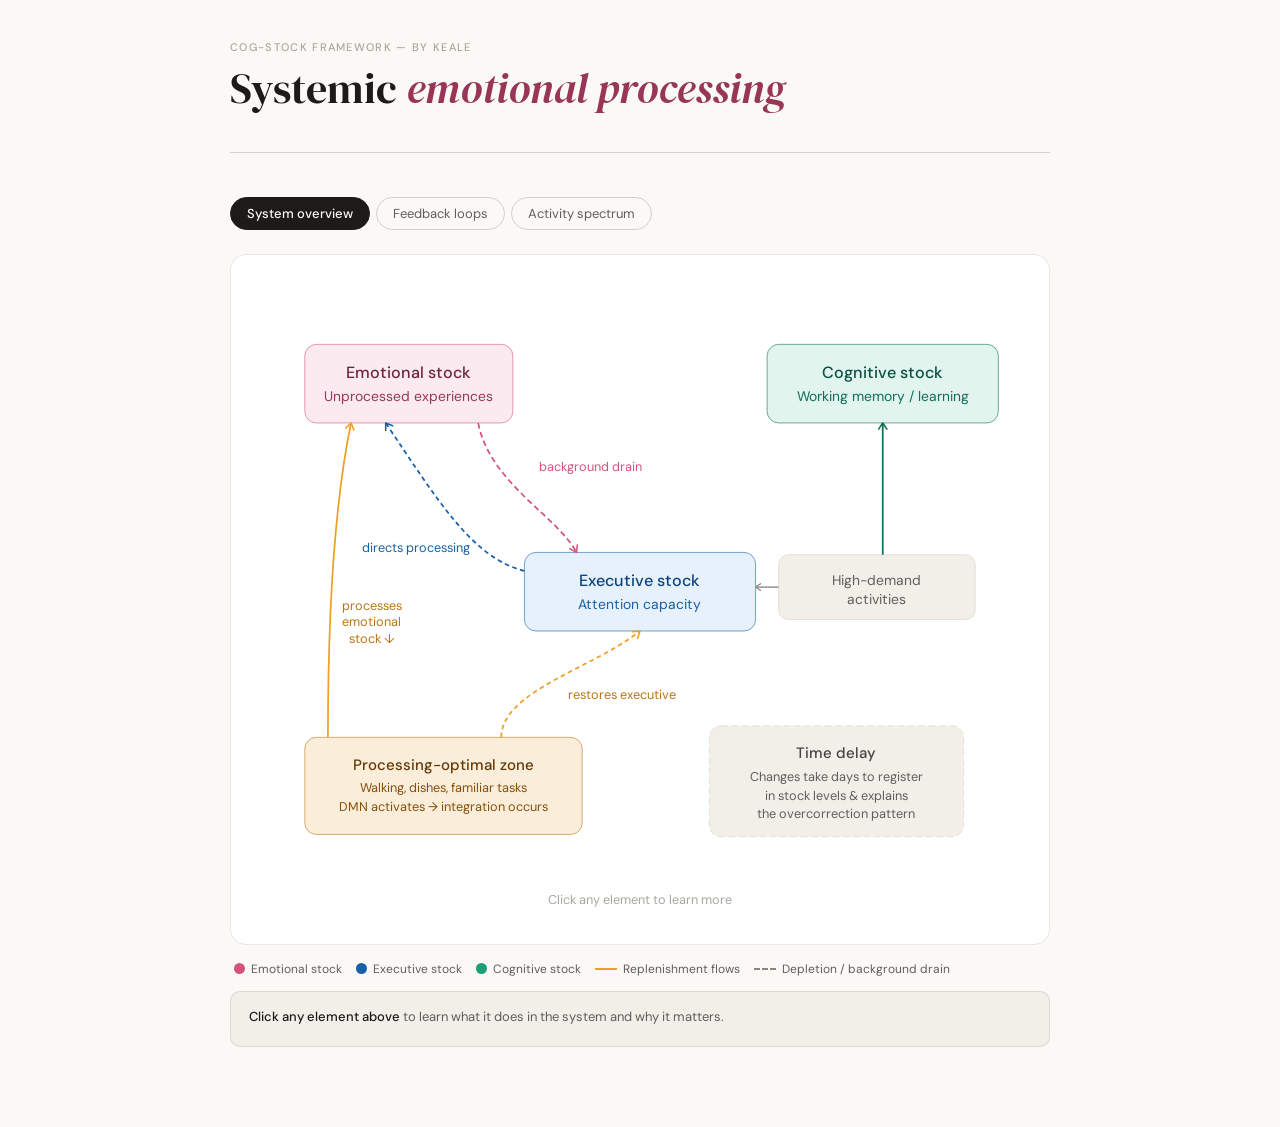
<file: index.html>
<!DOCTYPE html>
<html lang="en">
<head>
  <meta charset="UTF-8">
  <meta name="viewport" content="width=device-width, initial-scale=1.0">
  <title>Keale's Cog-Stock</title>
    <link rel="icon" type="image/x-icon" href="../images/favicon.ico">
    <link rel="preconnect" href="https://fonts.googleapis.com">
    <link rel="preconnect" href="https://fonts.gstatic.com" crossorigin>
    <link href="https://fonts.googleapis.com/css2?family=Roboto:ital,wght@0,100..900;1,100..900&display=swap" rel="stylesheet">
    <link href="https://fonts.googleapis.com/css2?family=Roboto+Mono:ital,wght@0,100..700;1,100..700&family=Roboto:ital,wght@0,100..900;1,100..900&display=swap" rel="stylesheet">
    <link rel="preconnect" href="https://fonts.googleapis.com">
    <link rel="preconnect" href="https://fonts.gstatic.com" crossorigin>
    <link href="https://fonts.googleapis.com/css2?family=DM+Sans:ital,opsz,wght@0,9..40,300;0,9..40,400;0,9..40,500;1,9..40,300&family=DM+Serif+Display:ital@0;1&display=swap" rel="stylesheet">
    <link rel="stylesheet" href="style-cogstock.css">
</head>
<body>
<div class="page-wrap">

  <header>
    <p class="eyebrow">Cog-Stock Framework — by Keale</p>
    <h1>Systemic <em>emotional processing</em></h1>
  </header>

  <div class="tab-bar">
    <button class="tab active" onclick="showPanel('overview', this)">System overview</button>
    <button class="tab" onclick="showPanel('loops', this)">Feedback loops</button>
    <button class="tab" onclick="showPanel('activities', this)">Activity spectrum</button>
  </div>

  <!-- ===== PANEL 1: OVERVIEW ===== -->
  <div class="panel active" id="panel-overview">
    <div class="diagram-wrap">
      <!--
        CLEAN LAYOUT — viewBox 680 x 560
        All nodes, arrows, and labels placed with explicit clear-zone reasoning.

        NODE POSITIONS (x, y, w, h):
          Emotional stock:      x=50,  y=60,  w=180, h=68  → right edge x=230, bottom y=128, centre (140, 94)
          Cognitive stock:      x=450, y=60,  w=200, h=68  → left edge x=450, bottom y=128, centre (550, 94)
          Executive stock:      x=240, y=240, w=200, h=68  → top y=240, bottom y=308, centre (340, 274)
          High-demand:          x=460, y=240, w=170, h=56  → left edge x=460, centre (545, 268)
          Processing-optimal:   x=50,  y=400, w=240, h=84  → right edge x=290, top y=400, centre (170, 442)
          Time delay:           x=400, y=390, w=220, h=96  → centre (510, 438)

        ARROWS and their label zones:
          1. Background drain (pink dashed): Emotional bottom-right (200,128) → Executive top (300,240)
             Curves through clear zone right of Emotional, left of Executive top.
             Label at x=270, y=190 (open space between the two boxes, right of curve midpoint)

          2. Directs processing (blue dashed): Executive top-left (260,240) → Emotional bottom (130,128)
             Curves left through open zone. Needs to stay left of background drain curve.
             Label at x=155, y=210 (below the curve midpoint, above Executive box)

          3. High-demand → Cognitive (green solid): High-demand top (535,240) → Cognitive bottom (535,128)
             Straight vertical line in right column.
             No label needed — visually obvious.

          4. High-demand → Executive (gray solid): High-demand left (460,268) → Executive right (440,274)
             Short horizontal stub.

          5. Processing-optimal → Emotional (amber solid): Proc-opt left-top (65,400) → Emotional bottom-left (90,128)
             Runs up the far left edge, clear of all other lines.
             Label at x=38, y=275 (rotated, or 3 lines at x=38)

          6. Processing-optimal → Executive (amber dashed): Proc-opt right (290,442) → Executive bottom (340,308)
             Curves right then up in the open zone between the two boxes.
             Label at x=360, y=380 (right of curve, clear of Time delay box)
      -->
      <svg width="100%" viewBox="0 0 680 560">
        <defs>
          <marker id="arr1" viewBox="0 0 10 10" refX="8" refY="5" markerWidth="6" markerHeight="6" orient="auto-start-reverse">
            <path d="M2 1L8 5L2 9" fill="none" stroke="context-stroke" stroke-width="1.5" stroke-linecap="round" stroke-linejoin="round"/>
          </marker>
        </defs>

        <!-- Outer border -->
        <rect x="30" y="36" width="620" height="500" rx="14" fill="none" stroke="#D3D1C7" stroke-width="0.0"/>

        <!-- ── NODES ── -->

        <!-- Emotional stock: x=50 y=60 w=180 h=68 -->
        <g onclick="showInfo('Emotional stock is the accumulation of unprocessed feelings and experiences. It builds continuously through events, interactions, and grief, and drains only through processing. High emotional stock creates background cognitive load even during rest, which is why exhaustion persists even when no new demands are placed on the system (and continue to persist even after processing due to time delay).')" style="cursor:pointer">
          <rect x="50" y="60" width="180" height="68" rx="10" fill="#FBEAF0" stroke="#D4537E" stroke-width="0.5"/>
          <text x="140" y="89" text-anchor="middle" font-size="14" font-weight="500" fill="#72243E" font-family="'DM Sans', sans-serif">Emotional stock</text>
          <text x="140" y="109" text-anchor="middle" font-size="12" fill="#993556" font-family="'DM Sans', sans-serif">Unprocessed experiences</text>
        </g>

        <!-- Cognitive stock: x=450 y=60 w=200 h=68 -->
        <g onclick="showInfo('Cognitive stock is a resource for working memory, processing speed, learning capacity. It is depleted by active learning, social engagement, creative generation, and analytical work. Unlike emotional stock, cognitive stock replenishes relatively quickly with rest, but only if emotional stock is not simultaneously draining executive resources in the background.')" style="cursor:pointer">
          <rect x="450" y="60" width="200" height="68" rx="10" fill="#E1F5EE" stroke="#0F6E56" stroke-width="0.5"/>
          <text x="550" y="89" text-anchor="middle" font-size="14" font-weight="500" fill="#085041" font-family="'DM Sans', sans-serif">Cognitive stock</text>
          <text x="550" y="109" text-anchor="middle" font-size="12" fill="#0F6E56" font-family="'DM Sans', sans-serif">Working memory / learning</text>
        </g>

        <!-- Executive stock: x=240 y=240 w=200 h=68 -->
        <g onclick="showInfo('Executive stock is the finite capacity to direct attention towards processing emotional material, make decisions, regulate behavior, and engage with the world. It is the bottleneck of the system. When it is depleted, every other function degrades: emotional processing halts, decision-making fails, and the reinforcing collapse loop begins.')" style="cursor:pointer">
          <rect x="240" y="240" width="200" height="68" rx="10" fill="#E6F1FB" stroke="#185FA5" stroke-width="0.5"/>
          <text x="340" y="269" text-anchor="middle" font-size="14" font-weight="500" fill="#0C447C" font-family="'DM Sans', sans-serif">Executive stock</text>
          <text x="340" y="289" text-anchor="middle" font-size="12" fill="#185FA5" font-family="'DM Sans', sans-serif">Attention capacity</text>
        </g>

        <!-- High-demand activities: x=460 y=240 w=170 h=56 -->
        <g onclick="showInfo('High-depletion activities: Intensive therapy sessions, creative work, social gatherings, active learning keep the conscious mind fully occupied. They prevent the default mode network from activating and generate new material that itself requires processing. Both executive and cognitive stocks are taxed simultaneously.')" style="cursor:pointer">
          <rect x="460" y="242" width="170" height="56" rx="8" fill="#F1EFE8" stroke="#D3D1C7" stroke-width="0.5"/>
          <text x="545" y="268" text-anchor="middle" font-size="12" fill="#5F5E5A" font-family="'DM Sans', sans-serif">High-demand</text>
          <text x="545" y="285" text-anchor="middle" font-size="12" fill="#5F5E5A" font-family="'DM Sans', sans-serif">activities</text>
        </g>

        <!-- Processing-optimal zone: x=50 y=400 w=240 h=84 -->
        <g onclick="showInfo('Processing-optimal activities are the balanced approach: they occupy just enough attention to prevent rumination while allowing the default mode network to activate. The DMN then works through unprocessed emotional material in the background by integrating experiences and consolidating memory. Walking, dishes, showering, driving familiar routes all qualify. Modern tech/habits replaced these moments of bordom with accessible entertainment.')" style="cursor:pointer">
          <rect x="50" y="400" width="240" height="84" rx="10" fill="#FAEEDA" stroke="#BA7517" stroke-width="0.5"/>
          <text x="170" y="428" text-anchor="middle" font-size="13" font-weight="500" fill="#633806" font-family="'DM Sans', sans-serif">Processing-optimal zone</text>
          <text x="170" y="447" text-anchor="middle" font-size="11" fill="#854F0B" font-family="'DM Sans', sans-serif">Walking, dishes, familiar tasks</text>
          <text x="170" y="464" text-anchor="middle" font-size="11" fill="#854F0B" font-family="'DM Sans', sans-serif">DMN activates → integration occurs</text>
        </g>

        <!-- Time delay: x=400 y=390 w=220 h=96 -->
        <g onclick="showInfo('Time delays are one of the most disorienting features of this system. The effects of processing-optimal activities or reducing demands are delayed and may replenish cog-stocks days later. This is the root of destabilizing overcorrections: make a change, feel no improvement, make another change, and then either 1. all effects arrive at once causing a different kind of overwhelm or 2. it that hard work goes unrewarded. Decisions and analysis need to account for this lag.')" style="cursor:pointer">
          <rect x="400" y="390" width="220" height="96" rx="10" fill="#F1EFE8" stroke="#D3D1C7" stroke-width="0.5" stroke-dasharray="6 3"/>
          <text x="510" y="418" text-anchor="middle" font-size="13" font-weight="500" fill="#444441" font-family="'DM Sans', sans-serif">Time delay</text>
          <text x="510" y="438" text-anchor="middle" font-size="11" fill="#5F5E5A" font-family="'DM Sans', sans-serif">Changes take days to register</text>
          <text x="510" y="454" text-anchor="middle" font-size="11" fill="#5F5E5A" font-family="'DM Sans', sans-serif">in stock levels & explains</text>
          <text x="510" y="470" text-anchor="middle" font-size="11" fill="#5F5E5A" font-family="'DM Sans', sans-serif">the overcorrection pattern</text>
        </g>

        <!-- ── ARROWS ── -->

        <!-- 1. Background drain: exits Emotional bottom-right (200,128), curves to Executive top (290,240) — dashed pink -->
        <!-- Path stays in the zone x=200–290, y=128–240, well right of Emotional and left of Cognitive -->
        <path d="M 200 128 C 210 180, 270 210, 285 240" fill="none" stroke="#D4537E" stroke-width="1.5" marker-end="url(#arr1)" stroke-dasharray="5 3"/>
        <!-- Label: pushed right and up, clear of directs processing -->
        <text x="253" y="170" text-anchor="start" font-size="11" fill="#D4537E" font-family="'DM Sans', sans-serif">background drain</text>

        <!-- 2. Directs processing: exits Executive left (240,256), arcs left through clear zone to Emotional bottom (115,128) — dashed blue -->
        <!-- Stays clearly left of arrow 1, arc apex around x=190, y=195 -->
        <path d="M 240 256 C 195 245, 165 195, 120 128" fill="none" stroke="#185FA5" stroke-width="1.5" marker-end="url(#arr1)" stroke-dasharray="4 3"/>
        <!-- Label: left of arc, in open zone -->
        <text x="146" y="240" text-anchor="middle" font-size="11" fill="#185FA5" font-family="'DM Sans', sans-serif">directs processing</text>

        <!-- 3. High-demand depletes Cognitive: High-demand top (550,242) → Cognitive bottom (550,128) — solid green, straight -->
        <line x1="550" y1="242" x2="550" y2="128" stroke="#0F6E56" stroke-width="1.5" marker-end="url(#arr1)"/>

        <!-- 4. High-demand depletes Executive: High-demand left (460,270) → Executive right (440,270) — gray stub -->
        <line x1="460" y1="270" x2="440" y2="270" stroke="#888780" stroke-width="1.2" marker-end="url(#arr1)"/>

        <!-- 5. Processing-optimal → Emotional: exits Proc-opt top-left (70,400), runs up left edge to Emotional bottom (90,128) — solid amber -->
        <path d="M 70 400 C 70 300, 75 200, 90 128" fill="none" stroke="#EF9F27" stroke-width="1.5" marker-end="url(#arr1)"/>
        <!-- Label: 3 lines at x=44, y=270–296, left of arrow, in clear left-margin zone -->
        <text x="108" y="290" text-anchor="middle" font-size="11" fill="#BA7517" font-family="'DM Sans', sans-serif">processes</text>
        <text x="108" y="304" text-anchor="middle" font-size="11" fill="#BA7517" font-family="'DM Sans', sans-serif">emotional</text>
        <text x="108" y="318" text-anchor="middle" font-size="11" fill="#BA7517" font-family="'DM Sans', sans-serif">stock ↓</text>

        <!-- 6. Processing-optimal → Executive: exits top of Proc-opt (220,400), curves right then up to Executive bottom (340,308) — dashed amber -->
        <!-- Route: up from top of box, angling right toward Executive centre-bottom -->
        <path d="M 220 400 C 220 360, 300 340, 340 308" fill="none" stroke="#EF9F27" stroke-width="1.5" marker-end="url(#arr1)" stroke-dasharray="4 3"/>
        <!-- Label: right of the curve midpoint, in open space -->
        <text x="278" y="367" text-anchor="start" font-size="11" fill="#BA7517" font-family="'DM Sans', sans-serif">restores executive</text>

        <!-- Footer hint — inside outer border, well below all elements -->
        <text x="340" y="544" text-anchor="middle" font-size="11" fill="#A8A79F" font-family="'DM Sans', sans-serif">Click any element to learn more</text>
      </svg>
    </div>

    <div class="legend">
      <div class="legend-item"><div class="legend-dot" style="background:#D4537E"></div> Emotional stock</div>
      <div class="legend-item"><div class="legend-dot" style="background:#185FA5"></div> Executive stock</div>
      <div class="legend-item"><div class="legend-dot" style="background:#1D9E75"></div> Cognitive stock</div>
      <div class="legend-item"><div class="legend-line" style="background:#EF9F27"></div> Replenishment flows</div>
      <div class="legend-item"><div class="legend-dash"></div> Depletion / background drain</div>
    </div>

    <div class="info-box" id="info-box-1">
      <strong>Click any element above</strong> to learn what it does in the system and why it matters.
    </div>
  </div>

  <!-- ===== PANEL 2: FEEDBACK LOOPS ===== -->
  <div class="panel" id="panel-loops">
    <div class="diagram-wrap">
      <!--
        Layout plan (viewBox 680 x 580):
        LEFT COLUMN  x=40..300  (centre x=170): 4 nodes top-to-bottom, return arrow on far left
        DIVIDER      x=340
        RIGHT COLUMN x=380..640 (centre x=510): 3 nodes top-to-bottom, return arrow on far right

        Left nodes (height=60, gap=60 between bottom of one and top of next):
          Node 1 (Executive depletion):      y=70..130
          Node 2 (Functional impairment):    y=220..280
          Node 3 (Negative self-interp):     y=370..430
          Node 4 (Emotional stock / shame):  y=480..540   ← bottom of chain
          Return arrow: x=40, from y=540 up to y=70

        Right nodes (height=60, gap=100):
          Node A (Emotional pressure):  y=70..130
          Node B (Valve opening):       y=270..330
          Node C (Processing occurs):   y=470..530
          Return arrow: x=640, from y=530 up to y=70
      -->
      <svg width="100%" viewBox="0 0 680 630">
        <defs>
          <marker id="arr2" viewBox="0 0 10 10" refX="8" refY="5" markerWidth="6" markerHeight="6" orient="auto-start-reverse">
            <path d="M2 1L8 5L2 9" fill="none" stroke="context-stroke" stroke-width="1.5" stroke-linecap="round" stroke-linejoin="round"/>
          </marker>
        </defs>

        <!-- ── COLUMN HEADERS ── -->
        <text x="170" y="34" text-anchor="middle" font-size="13" font-weight="500" fill="#1C1B18" font-family="'DM Sans', sans-serif">Reinforcing collapse loop</text>
        <text x="170" y="50" text-anchor="middle" font-size="11" fill="#888780" font-family="'DM Sans', sans-serif">Each pass amplifies the original condition</text>

        <text x="510" y="34" text-anchor="middle" font-size="13" font-weight="500" fill="#1C1B18" font-family="'DM Sans', sans-serif">Balancing loop</text>
        <text x="510" y="50" text-anchor="middle" font-size="11" fill="#888780" font-family="'DM Sans', sans-serif">Titration seeks safe equilibrium</text>

        <!-- ── DIVIDER ── -->
        <line x1="340" y1="58" x2="340" y2="570" stroke="#D3D1C7" stroke-width="0.5" stroke-dasharray="4 4"/>

        <!-- ══ LEFT: REINFORCING LOOP ══ -->

        <!-- Node 1: Executive depletion  y=70..130 -->
        <g onclick="showInfo2('Executive depletion is the starting condition. When the executive stock runs low (from PHP, creative work, social demands) the system loses its capacity to process emotional material or regulate behavior. Everything downstream degrades. The critical insight is that this is a resource problem, not a character problem.')" style="cursor:pointer">
          <rect x="60" y="70" width="220" height="60" rx="10" fill="#FAECE7" stroke="#D85A30" stroke-width="0.5"/>
          <text x="170" y="97" text-anchor="middle" font-size="13" font-weight="500" fill="#712B13" font-family="'DM Sans', sans-serif">Executive depletion</text>
          <text x="170" y="115" text-anchor="middle" font-size="12" fill="#993C1D" font-family="'DM Sans', sans-serif">Resource exhausted</text>
        </g>
        <!-- ↓ arrow 1→2 -->
        <line x1="170" y1="130" x2="170" y2="220" stroke="#D85A30" stroke-width="1.5" marker-end="url(#arr2)"/>

        <!-- Node 2: Functional impairment  y=220..280 -->
        <g onclick="showInfo2('When executive stock is depleted, the system cannot function at its normal level. High-depletion tasks become impossible. Creative work stalls. Social engagement costs too much. The critical move is what happens next: because rather than reading this as a resource problem, the mind often reads it as a character problem.')" style="cursor:pointer">
          <rect x="60" y="220" width="220" height="60" rx="10" fill="#FAECE7" stroke="#D85A30" stroke-width="0.5"/>
          <text x="170" y="247" text-anchor="middle" font-size="13" font-weight="500" fill="#712B13" font-family="'DM Sans', sans-serif">Functional impairment</text>
          <text x="170" y="265" text-anchor="middle" font-size="12" fill="#993C1D" font-family="'DM Sans', sans-serif">Capacity visibly fails</text>
        </g>
        <!-- ↓ arrow 2→3 -->
        <line x1="170" y1="280" x2="170" y2="370" stroke="#E24B4A" stroke-width="1.5" marker-end="url(#arr2)"/>

        <!-- Node 3: Negative self-interpretation  y=370..430 -->
        <g onclick="showInfo2('The self-talk interpretation: this impairment means laziness, weakness, lack of discipline and not resource depletion. This is the crucial misattribution. It generates shame and self-directed anger, which are themselves emotional experiences requiring processing capacity to handle. The loop closes: the interpretation that tries to explain the failure actually worsens it.')" style="cursor:pointer">
          <rect x="60" y="370" width="220" height="60" rx="10" fill="#FCEBEB" stroke="#E24B4A" stroke-width="0.5"/>
          <text x="170" y="397" text-anchor="middle" font-size="13" font-weight="500" fill="#501313" font-family="'DM Sans', sans-serif">Negative self-interpretation</text>
          <text x="170" y="415" text-anchor="middle" font-size="12" fill="#A32D2D" font-family="'DM Sans', sans-serif">Laziness, failure, weakness</text>
        </g>
        <!-- ↓ arrow 3→4 -->
        <line x1="170" y1="430" x2="170" y2="480" stroke="#D4537E" stroke-width="1.5" marker-end="url(#arr2)"/>

        <!-- Node 4: Emotional stock / shame  y=480..540 -->
        <g onclick="showInfo2('Shame and self-criticism add to emotional stock; they are unprocessed feelings that now require executive resources to handle. This is the loop closing: depleted executive stock → impairment → shame → more emotional stock → further executive depletion → deeper impairment. Each cycle worsens the starting condition.')" style="cursor:pointer">
          <rect x="60" y="480" width="220" height="60" rx="10" fill="#FBEAF0" stroke="#D4537E" stroke-width="0.5"/>
          <text x="170" y="507" text-anchor="middle" font-size="13" font-weight="500" fill="#72243E" font-family="'DM Sans', sans-serif">Emotional stock rises</text>
          <text x="170" y="525" text-anchor="middle" font-size="12" fill="#993556" font-family="'DM Sans', sans-serif">Shame added to backlog</text>
        </g>

        <!-- Return arrow: left side of node 4 → hugs left edge → left side of node 1 -->
        <path d="M 60 510 C 48 510, 48 100, 60 100" fill="none" stroke="#D4537E" stroke-width="1.5" marker-end="url(#arr2)"/>

        <!-- ↻ amplifies label — just left of arrow -->
        <text x="44" y="312" text-anchor="middle" font-size="10" fill="#D85A30" font-family="'DM Sans', sans-serif" transform="rotate(-90 44 312)">amplifies</text>

        <!-- ══ RIGHT: BALANCING LOOP ══ -->

        <!-- Node A: Emotional pressure  y=70..130 -->
        <g onclick="showInfo2('High emotional pressure means the valve (the metaphor for inward attention) needs careful management. Opening it too wide (sitting meditation) when pressure is high floods the system. Keeping it completely closed (constant distraction) lets pressure build indefinitely. The answer is calibrated opening.')" style="cursor:pointer">
          <rect x="400" y="70" width="220" height="60" rx="10" fill="#FBEAF0" stroke="#D4537E" stroke-width="0.5"/>
          <text x="510" y="97" text-anchor="middle" font-size="13" font-weight="500" fill="#72243E" font-family="'DM Sans', sans-serif">Emotional pressure</text>
          <text x="510" y="115" text-anchor="middle" font-size="12" fill="#993556" font-family="'DM Sans', sans-serif">high / medium / low</text>
        </g>
        <!-- ↓ arrow A→B -->
        <line x1="510" y1="130" x2="510" y2="270" stroke="#D4537E" stroke-width="1.5" marker-end="url(#arr2)"/>

        <!-- Node B: Valve opening  y=270..330 -->
        <g onclick="showInfo2('The valve opening (how much inward attention you allow) adjusts to match current capacity. This is the titration mechanism. Too intense to sit? Do dishes. Still too intense? Add music. Still overwhelming? Try a podcast. This is not avoidance. It is strategic regulation of processing rate to protect the system from flooding.')" style="cursor:pointer">
          <rect x="400" y="270" width="220" height="60" rx="10" fill="#FAEEDA" stroke="#BA7517" stroke-width="0.5"/>
          <text x="510" y="297" text-anchor="middle" font-size="13" font-weight="500" fill="#633806" font-family="'DM Sans', sans-serif">Valve opening adjusts</text>
          <text x="510" y="315" text-anchor="middle" font-size="12" fill="#854F0B" font-family="'DM Sans', sans-serif">to current capacity</text>
        </g>
        <!-- ↓ arrow B→C -->
        <line x1="510" y1="330" x2="510" y2="470" stroke="#EF9F27" stroke-width="1.5" marker-end="url(#arr2)"/>

        <!-- Node C: Processing occurs  y=470..530 -->
        <g onclick="showInfo2('When titration is calibrated correctly, the system processes emotional stock at a manageable rate, neither flooding nor accumulating indefinitely. The DMN activates, integration occurs, and emotional stock slowly decreases. Executive stock is preserved rather than overwhelmed. This is the healthy loop.')" style="cursor:pointer">
          <rect x="400" y="470" width="220" height="60" rx="10" fill="#E1F5EE" stroke="#0F6E56" stroke-width="0.5"/>
          <text x="510" y="497" text-anchor="middle" font-size="13" font-weight="500" fill="#085041" font-family="'DM Sans', sans-serif">Processing occurs</text>
          <text x="510" y="515" text-anchor="middle" font-size="12" fill="#0F6E56" font-family="'DM Sans', sans-serif">at manageable rate</text>
        </g>

        <!-- Return arrow: right side of node C → hugs right edge → right side of node A -->
        <path d="M 620 500 C 632 500, 632 100, 620 100" fill="none" stroke="#1D9E75" stroke-width="1.5" marker-end="url(#arr2)"/>

        <!-- regulates label — just right of arrow -->
        <text x="637" y="305" text-anchor="middle" font-size="10" fill="#1D9E75" font-family="'DM Sans', sans-serif" transform="rotate(90 637 305)">regulates</text>

        <!-- ── FOOTER ── -->
        <text x="170" y="585" text-anchor="middle" font-size="11" fill="#A8A79F" font-family="'DM Sans', sans-serif">Reinforcing loops amplify</text>
        <text x="510" y="585" text-anchor="middle" font-size="11" fill="#A8A79F" font-family="'DM Sans', sans-serif">Balancing loops regulate</text>
      </svg>
    </div>
    <div class="info-box" id="info-box-2">
      <strong>Click any node above</strong> to understand its role in the feedback loop.
    </div>
  </div>

  <!-- ===== PANEL 3: ACTIVITIES ===== -->
  <div class="panel" id="panel-activities">
    <p class="section-label">Select an activity type</p>
    <div class="activity-grid">
      <div class="activity-card selected" id="card-high" onclick="selectActivity('high')">
        <h4>High depletion</h4>
        <p>PHP sessions, creative writing, social gatherings, new skill learning</p>
        <span class="tag" style="background:#FAECE7; color:#712B13;">Drains executive + cognitive</span>
      </div>
      <div class="activity-card" id="card-optimal" onclick="selectActivity('optimal')">
        <h4>Processing-optimal</h4>
        <p>Walking, doing dishes, showering, driving familiar routes</p>
        <span class="tag" style="background:#FAEEDA; color:#633806;">DMN activates → integration</span>
      </div>
      <div class="activity-card" id="card-low" onclick="selectActivity('low')">
        <h4>Low depletion</h4>
        <p>Watching TV, reading casually, low-effort games</p>
        <span class="tag" style="background:#E1F5EE; color:#085041;">Rests but doesn't replenish</span>
      </div>
      <div class="activity-card" id="card-sitting" onclick="selectActivity('sitting')">
        <h4>Sitting meditation</h4>
        <p>Formal breath focus, body scan: maximum valve opening</p>
        <span class="tag" style="background:#E6F1FB; color:#0C447C;">Optimal only when capacity is high</span>
      </div>
    </div>

    <div class="meter-section">
      <div class="meter-title" id="act-title">High-depletion activity</div>
      <div class="meter-desc" id="act-desc">PHP, creative work, social engagement keeps the conscious mind fully occupied, preventing any background processing.</div>

      <div class="meter-row">
        <div class="meter-label-row"><span>Executive stock: capacity preserved</span></div>
        <div class="meter-bar"><div class="meter-fill" id="bar-exec" style="background:#185FA5; width:10%"></div></div>
      </div>
      <div class="meter-row">
        <div class="meter-label-row"><span>Cognitive stock: capacity preserved</span></div>
        <div class="meter-bar"><div class="meter-fill" id="bar-cog" style="background:#1D9E75; width:10%"></div></div>
      </div>
      <div class="meter-row">
        <div class="meter-label-row"><span>Emotional processing rate</span></div>
        <div class="meter-bar"><div class="meter-fill" id="bar-proc" style="background:#D4537E; width:10%"></div></div>
      </div>
      <div class="meter-row">
        <div class="meter-label-row"><span>Valve opening (inward attention)</span></div>
        <div class="meter-bar"><div class="meter-fill" id="bar-valve" style="background:#EF9F27; width:10%"></div></div>
      </div>

      <div class="meter-note" id="act-note"></div>
    </div>
  </div>

<script>
  function showPanel(name, btn) {
    document.querySelectorAll('.panel').forEach(p => p.classList.remove('active'));
    document.querySelectorAll('.tab').forEach(t => t.classList.remove('active'));
    document.getElementById('panel-' + name).classList.add('active');
    btn.classList.add('active');
  }

  function showInfo(msg) {
    const box = document.getElementById('info-box-1');
    if (box) box.innerHTML = msg;
  }

  function showInfo2(msg) {
    const box = document.getElementById('info-box-2');
    if (box) box.innerHTML = msg;
  }

  const activities = {
    high: {
      title: 'High-depletion activity',
      desc: 'PHP, creative work, social engagement: keeps the conscious mind fully occupied, preventing any background processing.',
      exec: 12, cog: 15, proc: 4, valve: 5,
      note: 'The "recovery plan" failure from the PHP case study: reaching for creative hobbies after a PHP session attempts to fill from an empty executive stock. There is nowhere left to pull from — which reads as laziness but is actually resource exhaustion.'
    },
    optimal: {
      title: 'Processing-optimal activity',
      desc: 'Walking, dishes, showering: occupies just enough attention to prevent rumination while activating the default mode network.',
      exec: 72, cog: 68, proc: 85, valve: 60,
      note: 'This is the Goldilocks zone. The DMN activates, emotional material surfaces and integrates at a manageable rate, and executive stock is gently preserved rather than depleted. The bed, the bath, the bus — the moments modern technology has systematically eliminated.'
    },
    low: {
      title: 'Low-depletion activity',
      desc: 'TV, casual reading, low-effort games: rests executive functions without creating conditions for emotional integration.',
      exec: 55, cog: 50, proc: 22, valve: 18,
      note: 'An important distinction: rest and replenishment are not the same. Low-depletion activities prevent new drain but do not actively process the emotional stock accumulating in the background. Useful for acute overwhelm, but not a substitute for processing-optimal time.'
    },
    sitting: {
      title: 'Sitting meditation',
      desc: 'Full inward focus: maximum valve opening. Highest processing rate possible, but requires the most executive capacity to sustain.',
      exec: 65, cog: 60, proc: 95, valve: 95,
      note: 'When executive stock is high, sitting meditation is the most efficient processing mode. When executive stock is already depleted, it is the worst choice: you are opening the valve fully into an empty bucket. The correct response is not to push through, but to move down the meditation spectrum.'
    }
  };

  function selectActivity(key) {
    document.querySelectorAll('.activity-card').forEach(c => c.classList.remove('selected'));
    document.getElementById('card-' + key).classList.add('selected');
    const a = activities[key];
    document.getElementById('act-title').textContent = a.title;
    document.getElementById('act-desc').textContent = a.desc;
    document.getElementById('bar-exec').style.width = a.exec + '%';
    document.getElementById('bar-cog').style.width = a.cog + '%';
    document.getElementById('bar-proc').style.width = a.proc + '%';
    document.getElementById('bar-valve').style.width = a.valve + '%';
    document.getElementById('act-note').textContent = a.note;
  }

  selectActivity('high');
</script>
</body>
</html>
</file>
<file: style-cogstock.css>
:root {
      --pink-50: #FBEAF0;
      --pink-100: #F4C0D1;
      --pink-400: #D4537E;
      --pink-600: #993556;
      --pink-800: #72243E;

      --blue-50: #E6F1FB;
      --blue-400: #378ADD;
      --blue-600: #185FA5;
      --blue-800: #0C447C;

      --teal-50: #E1F5EE;
      --teal-400: #1D9E75;
      --teal-600: #0F6E56;
      --teal-800: #085041;

      --amber-50: #FAEEDA;
      --amber-400: #EF9F27;
      --amber-600: #BA7517;
      --amber-800: #633806;

      --coral-50: #FAECE7;
      --coral-400: #D85A30;
      --coral-600: #993C1D;
      --coral-800: #712B13;

      --red-50: #FCEBEB;
      --red-400: #E24B4A;
      --red-600: #A32D2D;
      --red-800: #501313;

      --gray-50: #F1EFE8;
      --gray-100: #D3D1C7;
      --gray-400: #888780;
      --gray-600: #5F5E5A;
      --gray-800: #444441;

      --bg: #FAF9F6;
      --bg-card: #FFFFFF;
      --text-primary: #1C1B18;
      --text-secondary: #5F5E5A;
      --text-tertiary: #A8A79F;
      --border: rgba(28, 27, 24, 0.1);
      --border-med: rgba(28, 27, 24, 0.18);
      --radius: 10px;
      --radius-lg: 16px;
    }

    * { box-sizing: border-box; margin: 0; padding: 0; }

    body {
      font-family: 'DM Sans', sans-serif;
      background: var(--bg);
      color: var(--text-primary);
      min-height: 100vh;
      padding: 40px 24px 80px;
    }

    .page-wrap {
      max-width: 820px;
      margin: 0 auto;
    }

    header {
      margin-bottom: 44px;
      border-bottom: 0.5px solid var(--border-med);
      padding-bottom: 28px;
    }

    .eyebrow {
      font-size: 11px;
      font-weight: 500;
      letter-spacing: 0.12em;
      text-transform: uppercase;
      color: var(--text-tertiary);
      margin-bottom: 10px;
    }

    h1 {
      font-family: 'DM Serif Display', serif;
      font-size: clamp(28px, 5vw, 42px);
      font-weight: 400;
      line-height: 1.15;
      color: var(--text-primary);
      margin-bottom: 12px;
    }

    h1 em {
      font-style: italic;
      color: var(--pink-600);
    }

    .subtitle {
      font-size: 15px;
      color: var(--text-secondary);
      line-height: 1.65;
      max-width: 560px;
      font-weight: 300;
    }

    /* Tabs */
    .tab-bar {
      display: flex;
      gap: 6px;
      margin-bottom: 24px;
      flex-wrap: wrap;
    }

    .tab {
      padding: 7px 16px;
      border-radius: 20px;
      font-size: 13px;
      font-family: 'DM Sans', sans-serif;
      border: 0.5px solid var(--border-med);
      background: transparent;
      color: var(--text-secondary);
      cursor: pointer;
      transition: all 0.18s ease;
      font-weight: 400;
    }

    .tab:hover {
      background: var(--gray-50);
      border-color: var(--gray-400);
    }

    .tab.active {
      background: var(--text-primary);
      color: #FAF9F6;
      border-color: var(--text-primary);
      font-weight: 500;
    }

    .panel { display: none; }
    .panel.active { display: block; }

    /* SVG container */
    .diagram-wrap {
      background: var(--bg-card);
      border: 0.5px solid var(--border);
      border-radius: var(--radius-lg);
      padding: 20px 16px 16px;
      margin-bottom: 16px;
    }

    svg { overflow: visible; }
    svg text { font-family: 'DM Sans', sans-serif; }

    /* Legend */
    .legend {
      display: flex;
      flex-wrap: wrap;
      gap: 14px;
      font-size: 12px;
      color: var(--text-secondary);
      margin-bottom: 14px;
      padding: 0 4px;
    }

    .legend-item { display: flex; align-items: center; gap: 6px; }
    .legend-dot { width: 11px; height: 11px; border-radius: 50%; flex-shrink: 0; }
    .legend-dash {
      width: 22px; height: 0;
      border-top: 2px dashed var(--gray-400);
      flex-shrink: 0;
    }
    .legend-line {
      width: 22px; height: 2px;
      flex-shrink: 0;
    }

    /* Info box */
    .info-box {
      background: var(--gray-50);
      border: 0.5px solid var(--border);
      border-radius: var(--radius);
      padding: 14px 18px;
      font-size: 13px;
      line-height: 1.7;
      color: var(--text-secondary);
      min-height: 56px;
      transition: all 0.2s ease;
    }

    .info-box strong { color: var(--text-primary); font-weight: 500; }

    /* Activity panel */
    .activity-grid {
      display: grid;
      grid-template-columns: 1fr 1fr;
      gap: 10px;
      margin-bottom: 24px;
    }

    @media (max-width: 520px) {
      .activity-grid { grid-template-columns: 1fr; }
    }

    .activity-card {
      background: var(--bg-card);
      border: 0.5px solid var(--border-med);
      border-radius: var(--radius);
      padding: 14px 16px;
      cursor: pointer;
      transition: all 0.18s ease;
    }

    .activity-card:hover {
      border-color: var(--gray-400);
      background: var(--gray-50);
    }

    .activity-card.selected {
      border-color: var(--pink-400);
      background: var(--pink-50);
    }

    .activity-card h4 {
      font-size: 13px;
      font-weight: 500;
      margin-bottom: 5px;
      color: var(--text-primary);
    }

    .activity-card p {
      font-size: 12px;
      color: var(--text-secondary);
      line-height: 1.55;
      margin-bottom: 8px;
    }

    .tag {
      display: inline-block;
      padding: 3px 9px;
      border-radius: 12px;
      font-size: 11px;
      font-weight: 500;
    }

    /* Meters */
    .meter-section {
      background: var(--bg-card);
      border: 0.5px solid var(--border);
      border-radius: var(--radius-lg);
      padding: 20px 20px 16px;
    }

    .meter-title {
      font-size: 15px;
      font-weight: 500;
      color: var(--text-primary);
      margin-bottom: 4px;
    }

    .meter-desc {
      font-size: 13px;
      color: var(--text-secondary);
      line-height: 1.6;
      margin-bottom: 18px;
    }

    .meter-row { margin-bottom: 12px; }

    .meter-label-row {
      display: flex;
      justify-content: space-between;
      font-size: 12px;
      color: var(--text-secondary);
      margin-bottom: 5px;
    }

    .meter-bar {
      height: 8px;
      border-radius: 4px;
      background: var(--gray-100);
      overflow: hidden;
    }

    .meter-fill {
      height: 100%;
      border-radius: 4px;
      transition: width 0.5s cubic-bezier(0.34, 1.56, 0.64, 1);
    }

    .meter-note {
      margin-top: 16px;
      padding-top: 14px;
      border-top: 0.5px solid var(--border);
      font-size: 12px;
      color: var(--text-secondary);
      line-height: 1.7;
      font-style: italic;
    }

    /* Section heading */
    .section-label {
      font-size: 11px;
      font-weight: 500;
      letter-spacing: 0.1em;
      text-transform: uppercase;
      color: var(--text-tertiary);
      margin-bottom: 16px;
    }

    footer {
      margin-top: 60px;
      padding-top: 24px;
      border-top: 0.5px solid var(--border);
      font-size: 12px;
      color: var(--text-tertiary);
      line-height: 1.6;
    }
</file>
